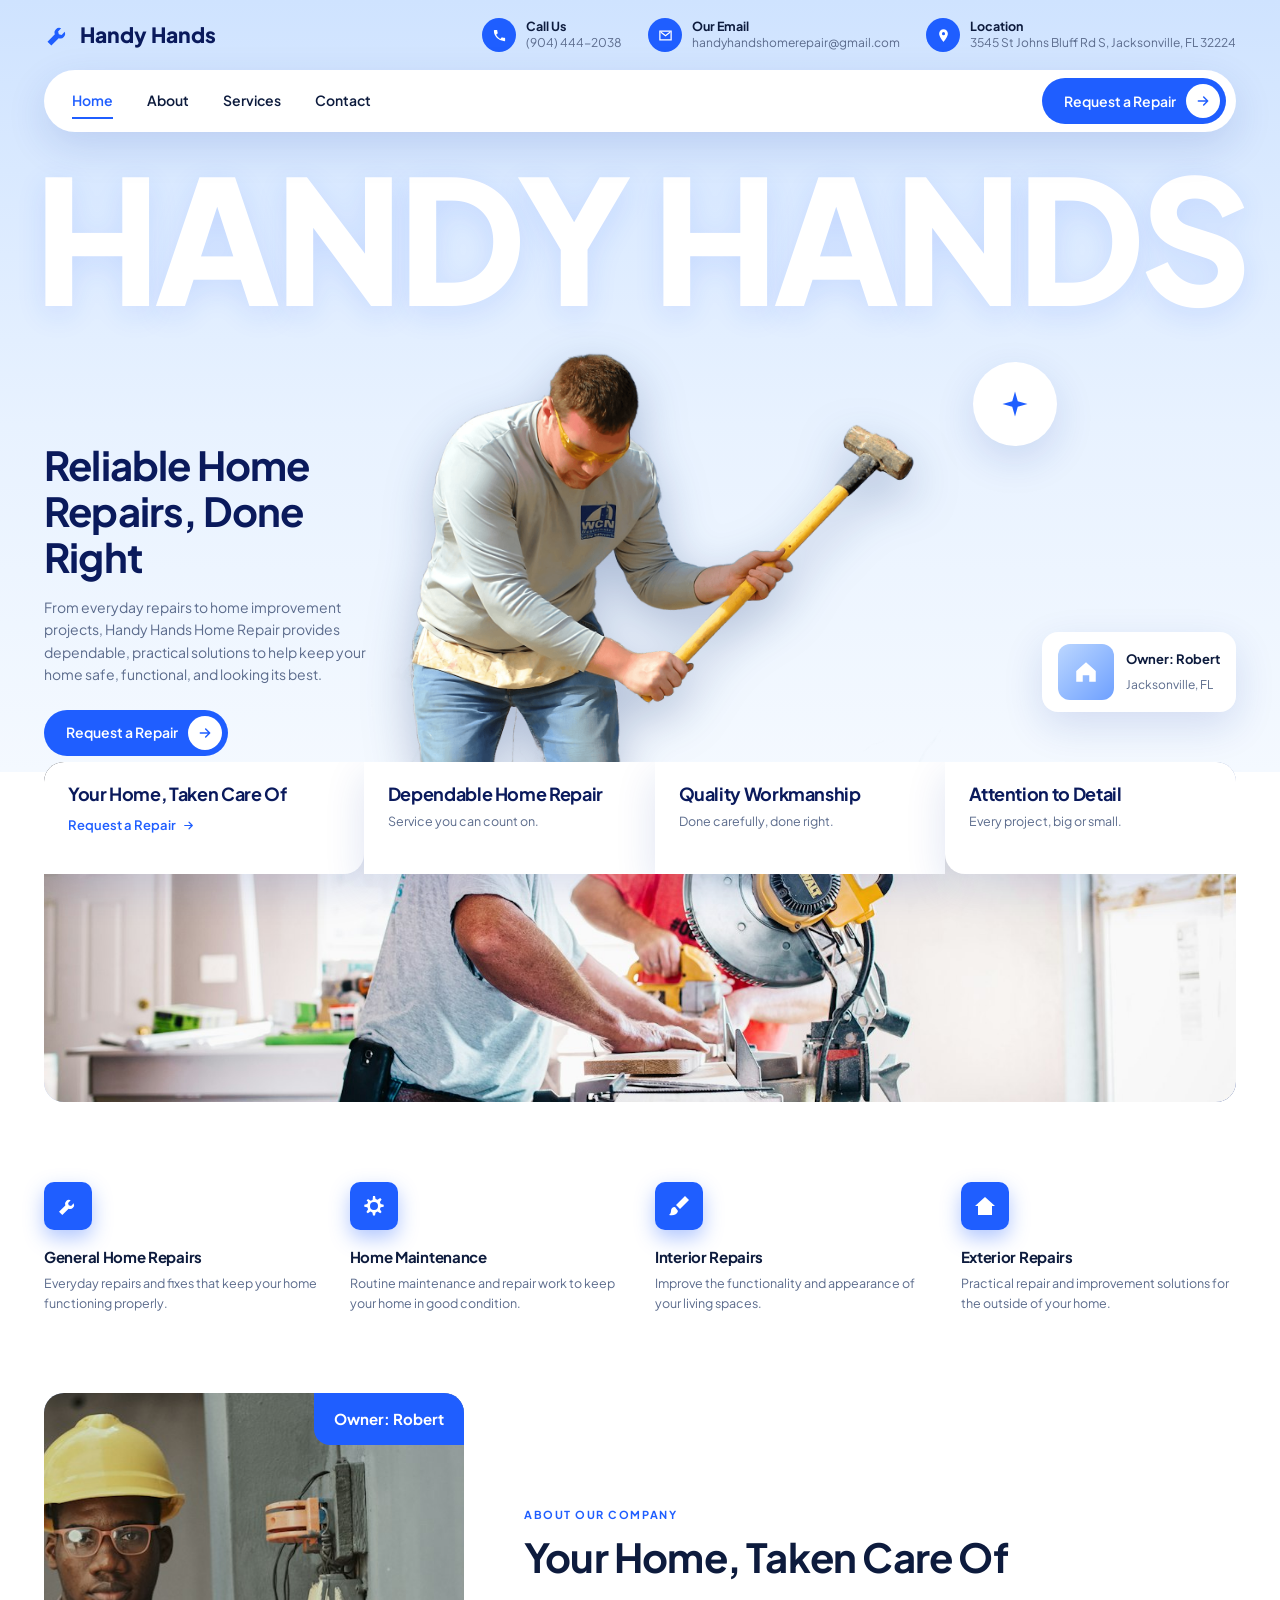
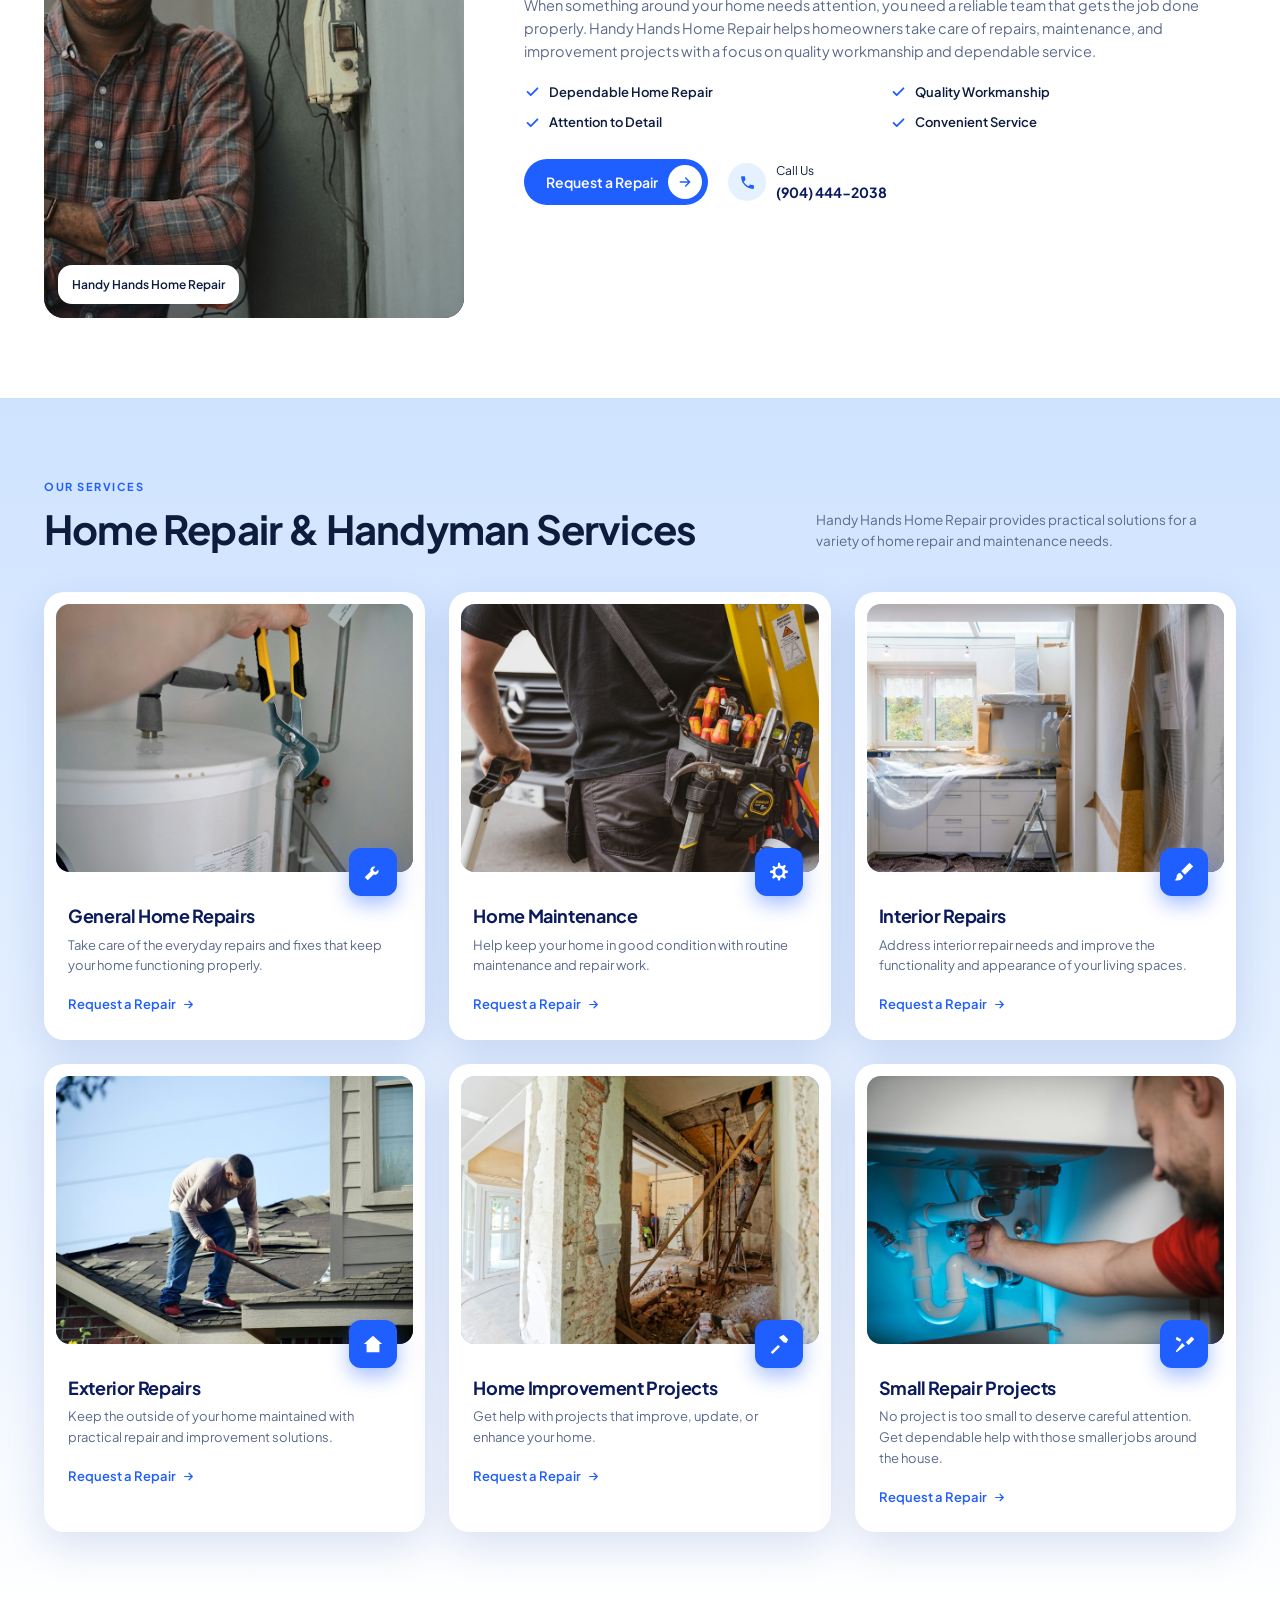
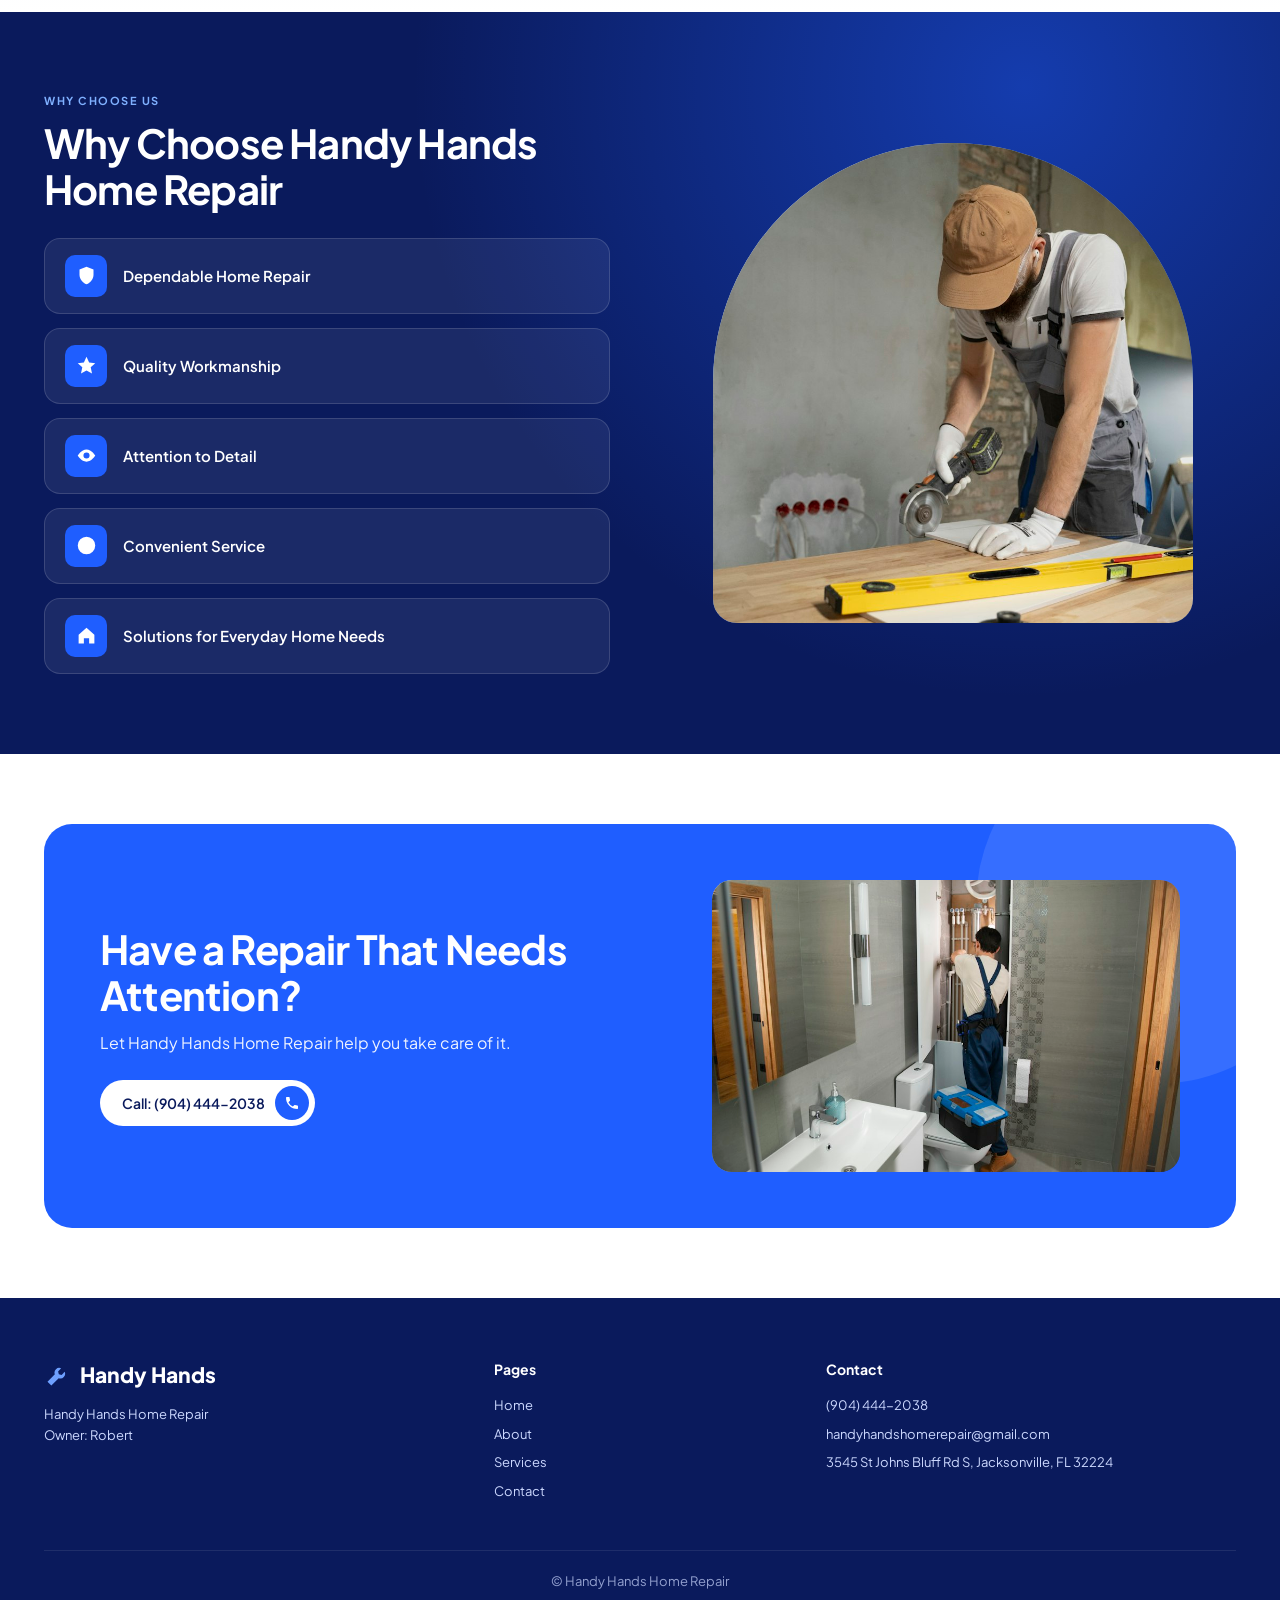
<file: index.html>
<!doctype html><html lang="en"><head><meta charset="utf-8"><meta name="viewport" content="width=device-width,initial-scale=1"><title>Handy Hands Home Repair | Reliable Home Repairs, Done Right</title><meta name="description" content="Handy Hands Home Repair — reliable home repairs in Jacksonville, FL."><link rel="icon" href="assets/handyman.svg"><link rel="stylesheet" href="https://fonts.googleapis.com/css2?family=Plus+Jakarta+Sans:wght@400;500;600;700;800&display=swap"><link rel="stylesheet" href="styles.css"></head><body>
<div class="hero-bg"><div class="wrap"><div class="topbar"><a class="logo" href="index.html"><i data-i="wrench"></i> Handy Hands</a>
<div class="infos"><div class="info"><span class="c"><i data-i="phone"></i></span><div><b>Call Us</b><span>(904) 444-2038</span></div></div>
<div class="info"><span class="c"><i data-i="mail"></i></span><div><b>Our Email</b><span>handyhandshomerepair@gmail.com</span></div></div>
<div class="info"><span class="c"><i data-i="pin"></i></span><div><b>Location</b><span>3545 St Johns Bluff Rd S, Jacksonville, FL 32224</span></div></div></div></div>
<div class="navbar"><nav><a href="index.html" class="on">Home</a><a href="about.html">About</a><a href="services.html">Services</a><a href="contact.html">Contact</a></nav>
<button class="burger" aria-label="Menu"><i data-i="menu"></i></button>
<a class="btn" href="contact.html">Request a Repair <span class="dot"><i data-i="arrow"></i></span></a></div>
<section class="hero"><div class="big">HANDY HANDS</div>
<img class="man" src="assets/img/hero-man.png" alt="Handyman holding a hammer">
<div class="hero-copy"><h1>Reliable Home Repairs, Done Right</h1><p>From everyday repairs to home improvement projects, Handy Hands Home Repair provides dependable, practical solutions to help keep your home safe, functional, and looking its best.</p><a class="btn" href="contact.html">Request a Repair <span class="dot"><i data-i="arrow"></i></span></a></div>
<div class="spin"><i data-i="spark"></i></div>
<div class="badge"><div class="t"><i data-i="home"></i></div><div><b>Owner: Robert</b><span>Jacksonville, FL</span></div></div>
</section></div></div>
<div class="wrap"><div class="stats-wrap"><div class="photo c"><img src="assets/img/saw.jpg" alt="Carpenter cutting trim in a home" loading="lazy"></div><div class="stats">
<div class="sc"><h3>Your Home, Taken Care Of</h3><span class="link">Request a Repair <i data-i="arrow"></i></span></div>
<div class="sc"><h3>Dependable Home Repair</h3><p>Service you can count on.</p></div>
<div class="sc"><h3>Quality Workmanship</h3><p>Done carefully, done right.</p></div>
<div class="sc"><h3>Attention to Detail</h3><p>Every project, big or small.</p></div></div></div></div>
<section class="sec"><div class="wrap"><div class="features">
<div class="feat"><div class="sq"><i data-i="wrench"></i></div><h3>General Home Repairs</h3><p>Everyday repairs and fixes that keep your home functioning properly.</p></div>
<div class="feat"><div class="sq"><i data-i="cog"></i></div><h3>Home Maintenance</h3><p>Routine maintenance and repair work to keep your home in good condition.</p></div>
<div class="feat"><div class="sq"><i data-i="brush"></i></div><h3>Interior Repairs</h3><p>Improve the functionality and appearance of your living spaces.</p></div>
<div class="feat"><div class="sq"><i data-i="roof"></i></div><h3>Exterior Repairs</h3><p>Practical repair and improvement solutions for the outside of your home.</p></div></div></div></section>
<section class="sec" style="padding-top:0"><div class="wrap"><div class="about"><div class="photo d"><img src="assets/img/worker.jpg" alt="Home repair professional" loading="lazy"><div class="exp">Owner: Robert</div><div class="rev">Handy Hands Home Repair</div></div>
<div><div class="eyebrow">About Our Company</div><h2>Your Home, Taken Care Of</h2><p>When something around your home needs attention, you need a reliable team that gets the job done properly. Handy Hands Home Repair helps homeowners take care of repairs, maintenance, and improvement projects with a focus on quality workmanship and dependable service.</p>
<ul class="checks"><li><i data-i="check"></i>Dependable Home Repair</li><li><i data-i="check"></i>Quality Workmanship</li><li><i data-i="check"></i>Attention to Detail</li><li><i data-i="check"></i>Convenient Service</li></ul>
<div class="cta-row"><a class="btn" href="contact.html">Request a Repair <span class="dot"><i data-i="arrow"></i></span></a><div class="call"><span class="c"><i data-i="phone"></i></span><div>Call Us<b>(904) 444-2038</b></div></div></div></div></div></div></section>
<section class="sec sv-bg"><div class="wrap"><div class="sv-head"><div><div class="eyebrow">Our Services</div><h2>Home Repair &amp; Handyman Services</h2></div><p>Handy Hands Home Repair provides practical solutions for a variety of home repair and maintenance needs.</p></div><div class="cards"><a class="card" href="contact.html"><div class="ph"><div class="photo "><img src="assets/img/wrench.jpg" alt="General Home Repairs" loading="lazy"></div><span class="bi"><i data-i="wrench"></i></span></div><h3>General Home Repairs</h3><p>Take care of the everyday repairs and fixes that keep your home functioning properly.</p><span class="link">Request a Repair <i data-i="arrow"></i></span></a><a class="card" href="contact.html"><div class="ph"><div class="photo b"><img src="assets/img/belt.jpg" alt="Home Maintenance" loading="lazy"></div><span class="bi"><i data-i="cog"></i></span></div><h3>Home Maintenance</h3><p>Help keep your home in good condition with routine maintenance and repair work.</p><span class="link">Request a Repair <i data-i="arrow"></i></span></a><a class="card" href="contact.html"><div class="ph"><div class="photo c"><img src="assets/img/kitchen.jpg" alt="Interior Repairs" loading="lazy"></div><span class="bi"><i data-i="brush"></i></span></div><h3>Interior Repairs</h3><p>Address interior repair needs and improve the functionality and appearance of your living spaces.</p><span class="link">Request a Repair <i data-i="arrow"></i></span></a><a class="card" href="contact.html"><div class="ph"><div class="photo d"><img src="assets/img/roof.jpg" alt="Exterior Repairs" loading="lazy"></div><span class="bi"><i data-i="roof"></i></span></div><h3>Exterior Repairs</h3><p>Keep the outside of your home maintained with practical repair and improvement solutions.</p><span class="link">Request a Repair <i data-i="arrow"></i></span></a><a class="card" href="contact.html"><div class="ph"><div class="photo b"><img src="assets/img/reno.jpg" alt="Home Improvement Projects" loading="lazy"></div><span class="bi"><i data-i="hammer"></i></span></div><h3>Home Improvement Projects</h3><p>Get help with projects that improve, update, or enhance your home.</p><span class="link">Request a Repair <i data-i="arrow"></i></span></a><a class="card" href="contact.html"><div class="ph"><div class="photo c"><img src="assets/img/sink.jpg" alt="Small Repair Projects" loading="lazy"></div><span class="bi"><i data-i="tools"></i></span></div><h3>Small Repair Projects</h3><p>No project is too small to deserve careful attention. Get dependable help with those smaller jobs around the house.</p><span class="link">Request a Repair <i data-i="arrow"></i></span></a></div></div></section>
<section class="sec dark"><div class="wrap"><div class="why"><div><div class="eyebrow">Why Choose Us</div><h2>Why Choose Handy Hands Home Repair</h2><div class="wl">
<div class="wi"><span class="sq"><i data-i="shield"></i></span>Dependable Home Repair</div><div class="wi"><span class="sq"><i data-i="star"></i></span>Quality Workmanship</div><div class="wi"><span class="sq"><i data-i="eye"></i></span>Attention to Detail</div><div class="wi"><span class="sq"><i data-i="clock"></i></span>Convenient Service</div><div class="wi"><span class="sq"><i data-i="home"></i></span>Solutions for Everyday Home Needs</div></div></div>
<div class="photo b"><img src="assets/img/grinder.jpg" alt="Professional making a home repair" loading="lazy"></div></div></div></section>
<section class="final-wrap"><div class="wrap"><div class="final"><div><h2>Have a Repair That Needs Attention?</h2><p>Let Handy Hands Home Repair help you take care of it.</p><a class="btn light" href="tel:9044442038">Call: (904) 444-2038 <span class="dot"><i data-i="phone"></i></span></a></div><div class="photo b"><img src="assets/img/bath.jpg" alt="" loading="lazy"></div></div></div></section><footer><div class="wrap"><div class="fgrid"><div><a class="logo" href="index.html"><i data-i="wrench"></i> Handy Hands</a><p>Handy Hands Home Repair<br>Owner: Robert</p></div>
<div><h4>Pages</h4><ul><li><a href="index.html">Home</a></li><li><a href="about.html">About</a></li><li><a href="services.html">Services</a></li><li><a href="contact.html">Contact</a></li></ul></div>
<div><h4>Contact</h4><ul><li><a href="tel:9044442038">(904) 444-2038</a></li><li><a href="mailto:handyhandshomerepair@gmail.com">handyhandshomerepair@gmail.com</a></li><li>3545 St Johns Bluff Rd S, Jacksonville, FL 32224</li></ul></div></div>
<div class="copy">© Handy Hands Home Repair</div></div></footer><script src="script.js"></script></body></html>
</file>
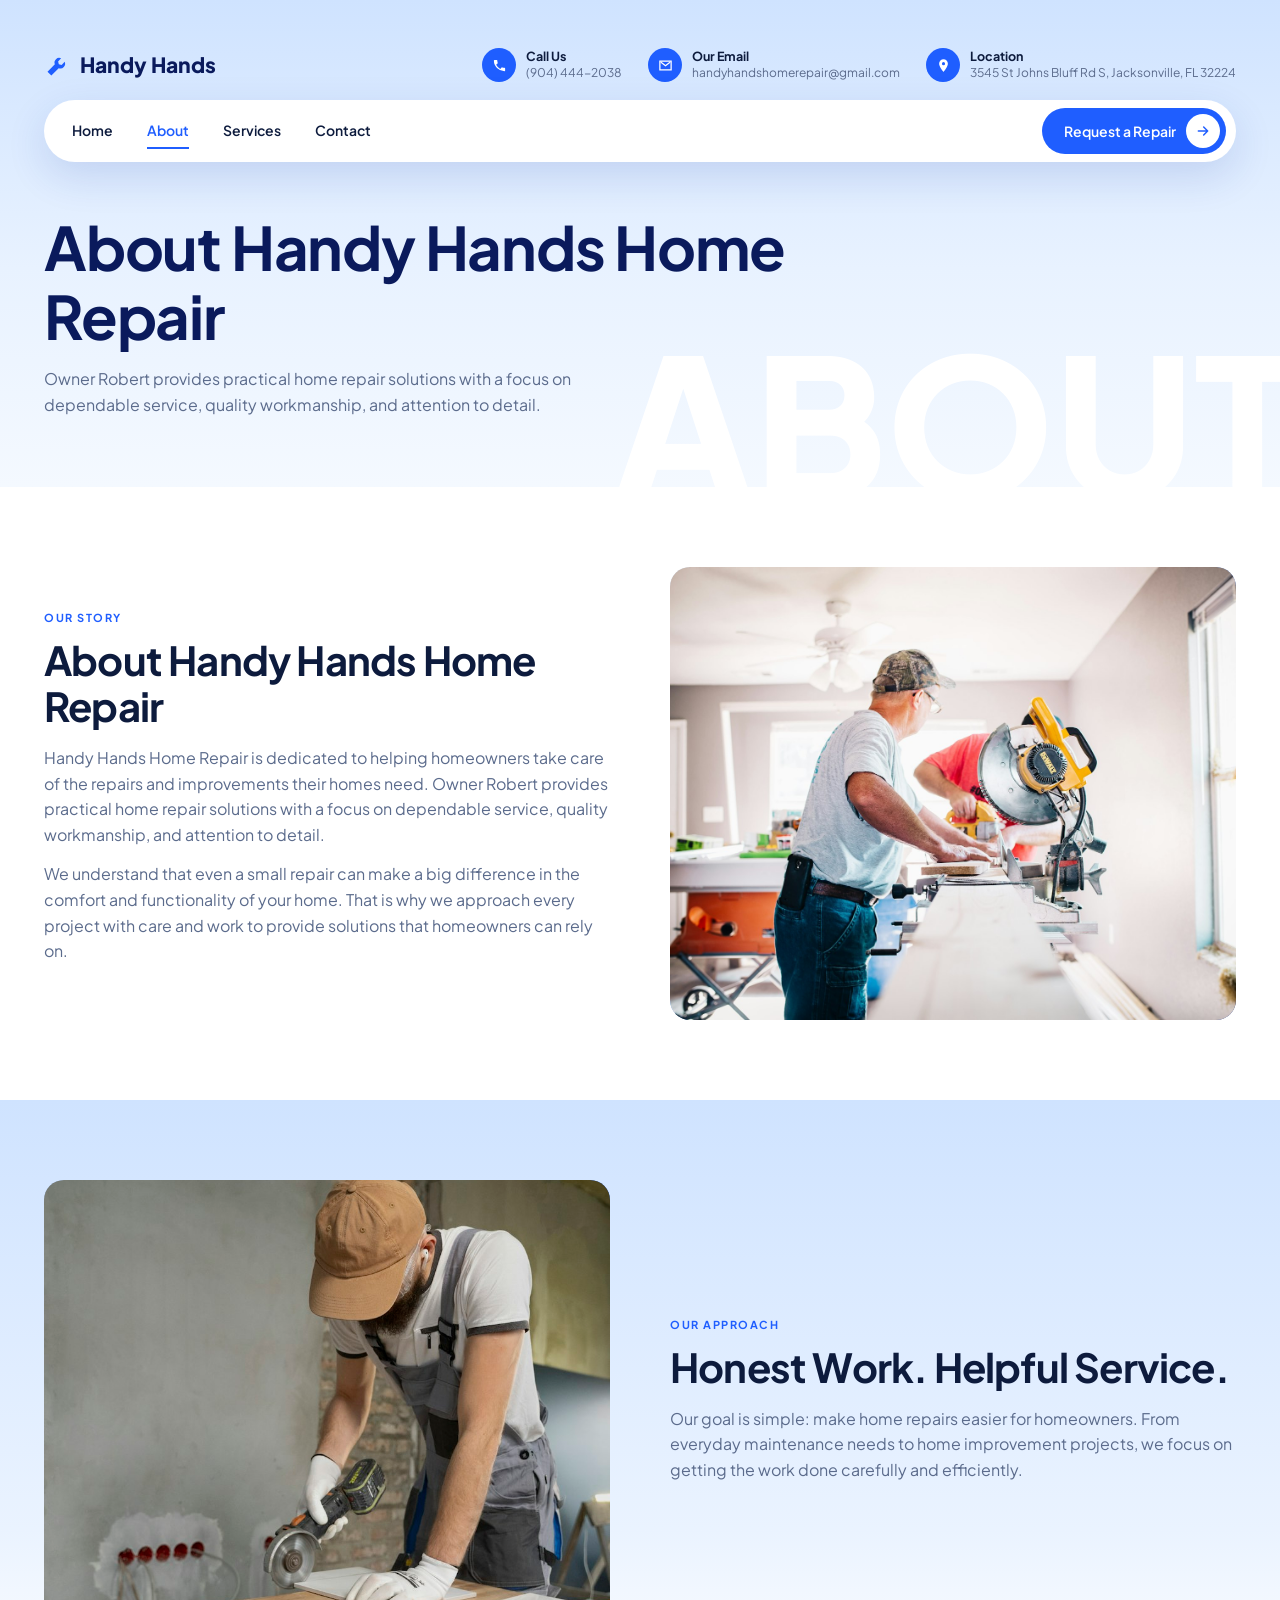
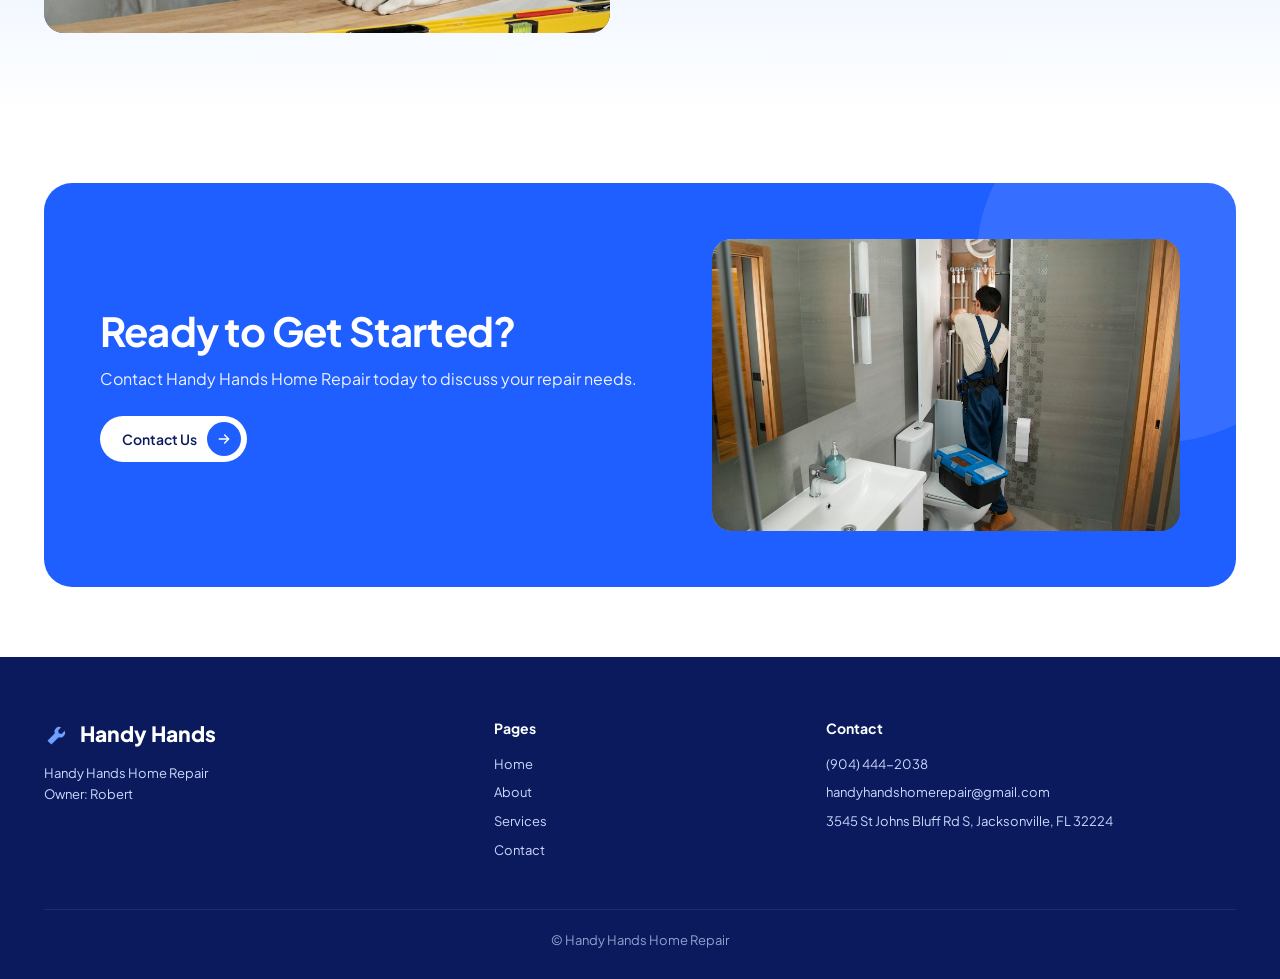
<file: about.html>
<!doctype html><html lang="en"><head><meta charset="utf-8"><meta name="viewport" content="width=device-width,initial-scale=1"><title>About | Handy Hands Home Repair</title><meta name="description" content="Handy Hands Home Repair — reliable home repairs in Jacksonville, FL."><link rel="icon" href="assets/handyman.svg"><link rel="stylesheet" href="https://fonts.googleapis.com/css2?family=Plus+Jakarta+Sans:wght@400;500;600;700;800&display=swap"><link rel="stylesheet" href="styles.css"></head><body>
<div class="hero-bg page-hero"><div class="wrap"><div class="topbar"><a class="logo" href="index.html"><i data-i="wrench"></i> Handy Hands</a>
<div class="infos"><div class="info"><span class="c"><i data-i="phone"></i></span><div><b>Call Us</b><span>(904) 444-2038</span></div></div>
<div class="info"><span class="c"><i data-i="mail"></i></span><div><b>Our Email</b><span>handyhandshomerepair@gmail.com</span></div></div>
<div class="info"><span class="c"><i data-i="pin"></i></span><div><b>Location</b><span>3545 St Johns Bluff Rd S, Jacksonville, FL 32224</span></div></div></div></div>
<div class="navbar"><nav><a href="index.html">Home</a><a href="about.html" class="on">About</a><a href="services.html">Services</a><a href="contact.html">Contact</a></nav>
<button class="burger" aria-label="Menu"><i data-i="menu"></i></button>
<a class="btn" href="contact.html">Request a Repair <span class="dot"><i data-i="arrow"></i></span></a></div><h1>About Handy Hands Home Repair</h1><p>Owner Robert provides practical home repair solutions with a focus on dependable service, quality workmanship, and attention to detail.</p></div><div class="bigword">ABOUT</div></div>
<section class="sec"><div class="wrap two"><div><div class="eyebrow">Our Story</div><h2>About Handy Hands Home Repair</h2><p>Handy Hands Home Repair is dedicated to helping homeowners take care of the repairs and improvements their homes need. Owner Robert provides practical home repair solutions with a focus on dependable service, quality workmanship, and attention to detail.</p><p>We understand that even a small repair can make a big difference in the comfort and functionality of your home. That is why we approach every project with care and work to provide solutions that homeowners can rely on.</p></div><div class="photo c"><img src="assets/img/saw.jpg" alt="Carpenter at work" loading="lazy"></div></div></section>
<section class="sec sv-bg"><div class="wrap two"><div class="photo d"><img src="assets/img/grinder.jpg" alt="Cutting tile during a home repair" loading="lazy"></div><div><div class="eyebrow">Our Approach</div><h2>Honest Work. Helpful Service.</h2><p>Our goal is simple: make home repairs easier for homeowners. From everyday maintenance needs to home improvement projects, we focus on getting the work done carefully and efficiently.</p></div></div></section>
<section class="final-wrap"><div class="wrap"><div class="final"><div><h2>Ready to Get Started?</h2><p>Contact Handy Hands Home Repair today to discuss your repair needs.</p><a class="btn light" href="contact.html">Contact Us <span class="dot"><i data-i="arrow"></i></span></a></div><div class="photo b"><img src="assets/img/bath.jpg" alt="" loading="lazy"></div></div></div></section><footer><div class="wrap"><div class="fgrid"><div><a class="logo" href="index.html"><i data-i="wrench"></i> Handy Hands</a><p>Handy Hands Home Repair<br>Owner: Robert</p></div>
<div><h4>Pages</h4><ul><li><a href="index.html">Home</a></li><li><a href="about.html">About</a></li><li><a href="services.html">Services</a></li><li><a href="contact.html">Contact</a></li></ul></div>
<div><h4>Contact</h4><ul><li><a href="tel:9044442038">(904) 444-2038</a></li><li><a href="mailto:handyhandshomerepair@gmail.com">handyhandshomerepair@gmail.com</a></li><li>3545 St Johns Bluff Rd S, Jacksonville, FL 32224</li></ul></div></div>
<div class="copy">© Handy Hands Home Repair</div></div></footer><script src="script.js"></script></body></html>
</file>
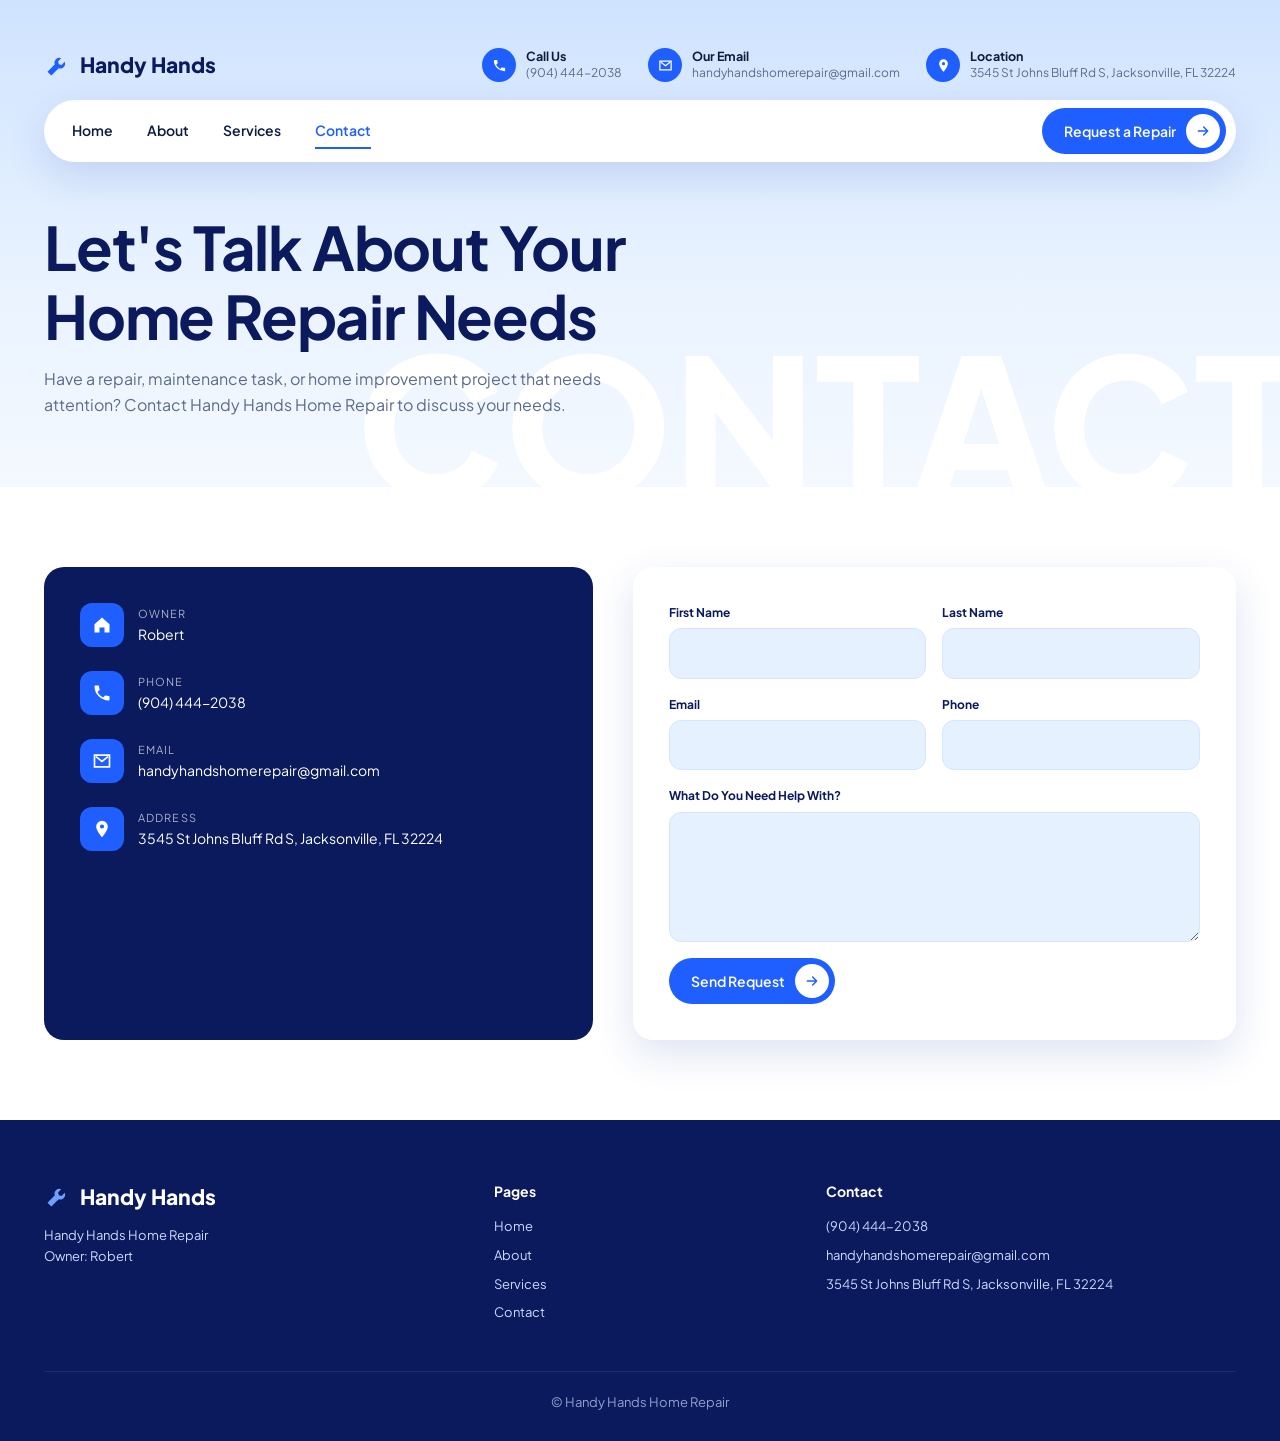
<file: contact.html>
<!doctype html><html lang="en"><head><meta charset="utf-8"><meta name="viewport" content="width=device-width,initial-scale=1"><title>Contact | Handy Hands Home Repair</title><meta name="description" content="Handy Hands Home Repair — reliable home repairs in Jacksonville, FL."><link rel="icon" href="assets/handyman.svg"><link rel="stylesheet" href="https://fonts.googleapis.com/css2?family=Plus+Jakarta+Sans:wght@400;500;600;700;800&display=swap"><link rel="stylesheet" href="styles.css"></head><body>
<div class="hero-bg page-hero"><div class="wrap"><div class="topbar"><a class="logo" href="index.html"><i data-i="wrench"></i> Handy Hands</a>
<div class="infos"><div class="info"><span class="c"><i data-i="phone"></i></span><div><b>Call Us</b><span>(904) 444-2038</span></div></div>
<div class="info"><span class="c"><i data-i="mail"></i></span><div><b>Our Email</b><span>handyhandshomerepair@gmail.com</span></div></div>
<div class="info"><span class="c"><i data-i="pin"></i></span><div><b>Location</b><span>3545 St Johns Bluff Rd S, Jacksonville, FL 32224</span></div></div></div></div>
<div class="navbar"><nav><a href="index.html">Home</a><a href="about.html">About</a><a href="services.html">Services</a><a href="contact.html" class="on">Contact</a></nav>
<button class="burger" aria-label="Menu"><i data-i="menu"></i></button>
<a class="btn" href="contact.html">Request a Repair <span class="dot"><i data-i="arrow"></i></span></a></div><h1>Let's Talk About Your Home Repair Needs</h1><p>Have a repair, maintenance task, or home improvement project that needs attention? Contact Handy Hands Home Repair to discuss your needs.</p></div><div class="bigword">CONTACT</div></div>
<section class="sec"><div class="wrap contact"><div class="cbox">
<div class="row"><span class="c"><i data-i="home"></i></span><div><small>Owner</small>Robert</div></div>
<div class="row"><span class="c"><i data-i="phone"></i></span><div><small>Phone</small><a href="tel:9044442038">(904) 444-2038</a></div></div>
<div class="row"><span class="c"><i data-i="mail"></i></span><div><small>Email</small><a href="mailto:handyhandshomerepair@gmail.com">handyhandshomerepair@gmail.com</a></div></div>
<div class="row"><span class="c"><i data-i="pin"></i></span><div><small>Address</small>3545 St Johns Bluff Rd S, Jacksonville, FL 32224</div></div></div>
<form class="f"><label>First Name<input name="first" required></label><label>Last Name<input name="last" required></label><label>Email<input type="email" name="email" required></label><label>Phone<input type="tel" name="phone"></label>
<label class="full">What Do You Need Help With?<textarea name="msg" required></textarea></label><div class="full"><button class="btn" type="submit">Send Request <span class="dot"><i data-i="arrow"></i></span></button></div></form></div></section><footer><div class="wrap"><div class="fgrid"><div><a class="logo" href="index.html"><i data-i="wrench"></i> Handy Hands</a><p>Handy Hands Home Repair<br>Owner: Robert</p></div>
<div><h4>Pages</h4><ul><li><a href="index.html">Home</a></li><li><a href="about.html">About</a></li><li><a href="services.html">Services</a></li><li><a href="contact.html">Contact</a></li></ul></div>
<div><h4>Contact</h4><ul><li><a href="tel:9044442038">(904) 444-2038</a></li><li><a href="mailto:handyhandshomerepair@gmail.com">handyhandshomerepair@gmail.com</a></li><li>3545 St Johns Bluff Rd S, Jacksonville, FL 32224</li></ul></div></div>
<div class="copy">© Handy Hands Home Repair</div></div></footer><script src="script.js"></script></body></html>
</file>
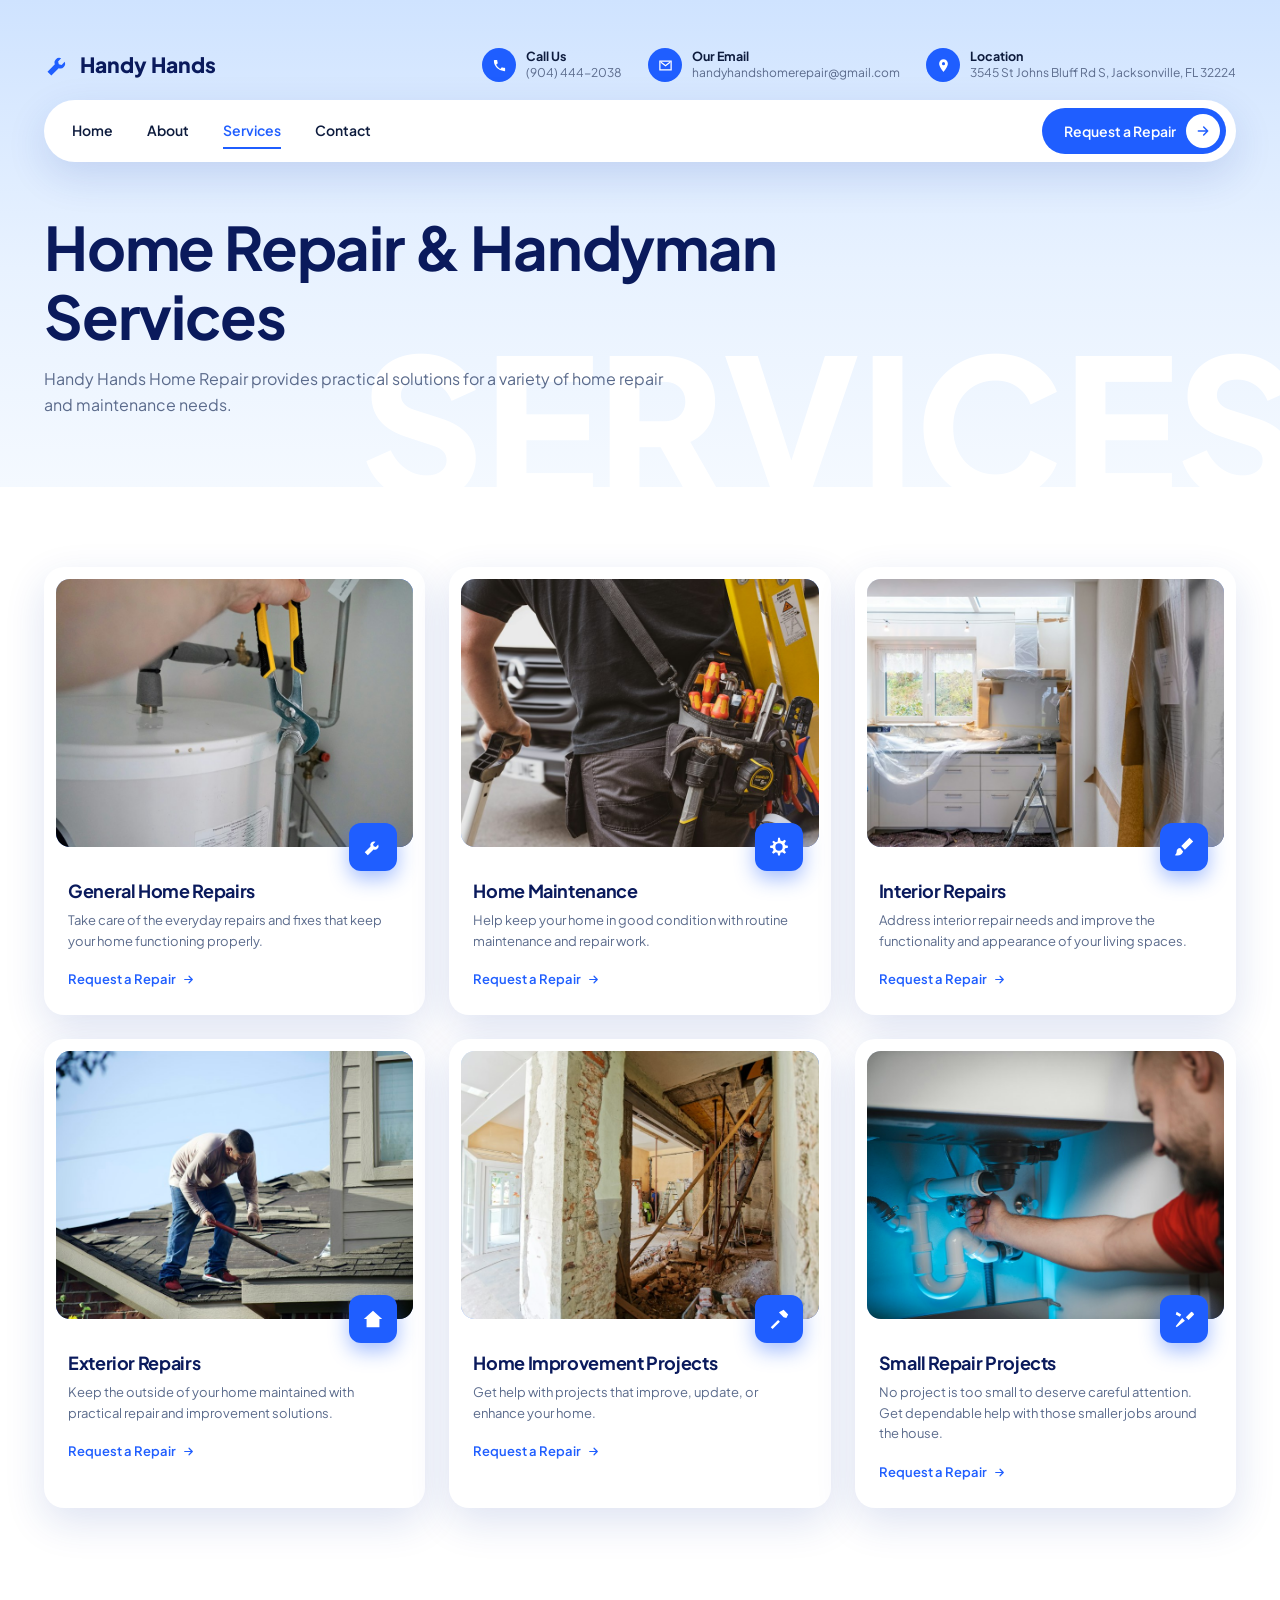
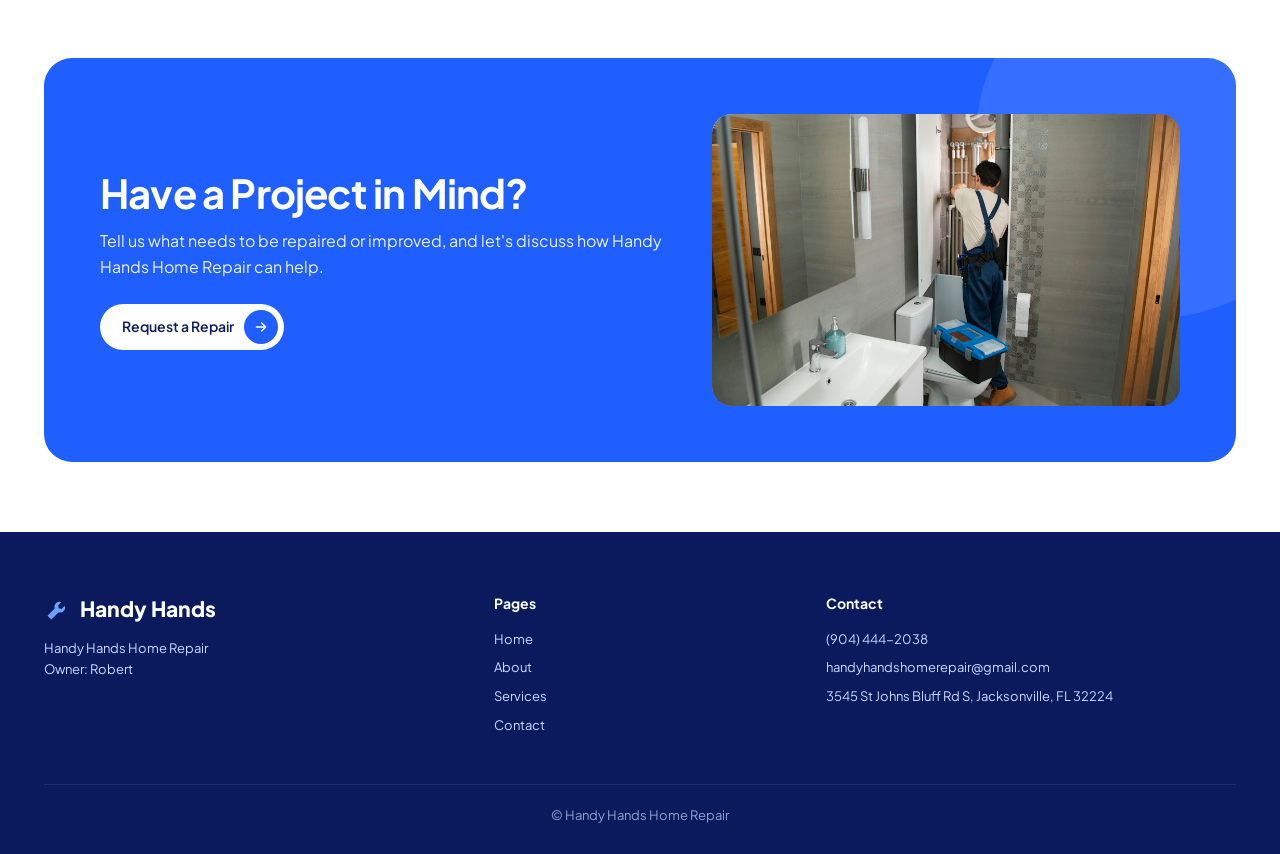
<file: services.html>
<!doctype html><html lang="en"><head><meta charset="utf-8"><meta name="viewport" content="width=device-width,initial-scale=1"><title>Services | Handy Hands Home Repair</title><meta name="description" content="Handy Hands Home Repair — reliable home repairs in Jacksonville, FL."><link rel="icon" href="assets/handyman.svg"><link rel="stylesheet" href="https://fonts.googleapis.com/css2?family=Plus+Jakarta+Sans:wght@400;500;600;700;800&display=swap"><link rel="stylesheet" href="styles.css"></head><body>
<div class="hero-bg page-hero"><div class="wrap"><div class="topbar"><a class="logo" href="index.html"><i data-i="wrench"></i> Handy Hands</a>
<div class="infos"><div class="info"><span class="c"><i data-i="phone"></i></span><div><b>Call Us</b><span>(904) 444-2038</span></div></div>
<div class="info"><span class="c"><i data-i="mail"></i></span><div><b>Our Email</b><span>handyhandshomerepair@gmail.com</span></div></div>
<div class="info"><span class="c"><i data-i="pin"></i></span><div><b>Location</b><span>3545 St Johns Bluff Rd S, Jacksonville, FL 32224</span></div></div></div></div>
<div class="navbar"><nav><a href="index.html">Home</a><a href="about.html">About</a><a href="services.html" class="on">Services</a><a href="contact.html">Contact</a></nav>
<button class="burger" aria-label="Menu"><i data-i="menu"></i></button>
<a class="btn" href="contact.html">Request a Repair <span class="dot"><i data-i="arrow"></i></span></a></div><h1>Home Repair &amp; Handyman Services</h1><p>Handy Hands Home Repair provides practical solutions for a variety of home repair and maintenance needs.</p></div><div class="bigword">SERVICES</div></div>
<section class="sec"><div class="wrap"><div class="cards"><a class="card" href="contact.html"><div class="ph"><div class="photo "><img src="assets/img/wrench.jpg" alt="General Home Repairs" loading="lazy"></div><span class="bi"><i data-i="wrench"></i></span></div><h3>General Home Repairs</h3><p>Take care of the everyday repairs and fixes that keep your home functioning properly.</p><span class="link">Request a Repair <i data-i="arrow"></i></span></a><a class="card" href="contact.html"><div class="ph"><div class="photo b"><img src="assets/img/belt.jpg" alt="Home Maintenance" loading="lazy"></div><span class="bi"><i data-i="cog"></i></span></div><h3>Home Maintenance</h3><p>Help keep your home in good condition with routine maintenance and repair work.</p><span class="link">Request a Repair <i data-i="arrow"></i></span></a><a class="card" href="contact.html"><div class="ph"><div class="photo c"><img src="assets/img/kitchen.jpg" alt="Interior Repairs" loading="lazy"></div><span class="bi"><i data-i="brush"></i></span></div><h3>Interior Repairs</h3><p>Address interior repair needs and improve the functionality and appearance of your living spaces.</p><span class="link">Request a Repair <i data-i="arrow"></i></span></a><a class="card" href="contact.html"><div class="ph"><div class="photo d"><img src="assets/img/roof.jpg" alt="Exterior Repairs" loading="lazy"></div><span class="bi"><i data-i="roof"></i></span></div><h3>Exterior Repairs</h3><p>Keep the outside of your home maintained with practical repair and improvement solutions.</p><span class="link">Request a Repair <i data-i="arrow"></i></span></a><a class="card" href="contact.html"><div class="ph"><div class="photo b"><img src="assets/img/reno.jpg" alt="Home Improvement Projects" loading="lazy"></div><span class="bi"><i data-i="hammer"></i></span></div><h3>Home Improvement Projects</h3><p>Get help with projects that improve, update, or enhance your home.</p><span class="link">Request a Repair <i data-i="arrow"></i></span></a><a class="card" href="contact.html"><div class="ph"><div class="photo c"><img src="assets/img/sink.jpg" alt="Small Repair Projects" loading="lazy"></div><span class="bi"><i data-i="tools"></i></span></div><h3>Small Repair Projects</h3><p>No project is too small to deserve careful attention. Get dependable help with those smaller jobs around the house.</p><span class="link">Request a Repair <i data-i="arrow"></i></span></a></div></div></section>
<section class="final-wrap"><div class="wrap"><div class="final"><div><h2>Have a Project in Mind?</h2><p>Tell us what needs to be repaired or improved, and let's discuss how Handy Hands Home Repair can help.</p><a class="btn light" href="contact.html">Request a Repair <span class="dot"><i data-i="arrow"></i></span></a></div><div class="photo b"><img src="assets/img/bath.jpg" alt="" loading="lazy"></div></div></div></section><footer><div class="wrap"><div class="fgrid"><div><a class="logo" href="index.html"><i data-i="wrench"></i> Handy Hands</a><p>Handy Hands Home Repair<br>Owner: Robert</p></div>
<div><h4>Pages</h4><ul><li><a href="index.html">Home</a></li><li><a href="about.html">About</a></li><li><a href="services.html">Services</a></li><li><a href="contact.html">Contact</a></li></ul></div>
<div><h4>Contact</h4><ul><li><a href="tel:9044442038">(904) 444-2038</a></li><li><a href="mailto:handyhandshomerepair@gmail.com">handyhandshomerepair@gmail.com</a></li><li>3545 St Johns Bluff Rd S, Jacksonville, FL 32224</li></ul></div></div>
<div class="copy">© Handy Hands Home Repair</div></div></footer><script src="script.js"></script></body></html>
</file>
<file: styles.css>
:root{--blue:#1f5eff;--navy:#0a1a5c;--sky:#e6f1ff;--sky2:#d3e6ff;--ink:#0d1b3d;--mut:#5b6b8c;--r:20px;--sh:0 14px 40px rgba(20,60,160,.14)}
*{box-sizing:border-box;margin:0;padding:0}
html{scroll-behavior:smooth}
body{font-family:'Plus Jakarta Sans','Segoe UI',system-ui,sans-serif;color:var(--ink);background:#fff;line-height:1.6;overflow-x:hidden}
img{max-width:100%;display:block}a{color:inherit;text-decoration:none}
.wrap{max-width:1240px;margin:0 auto;padding:0 24px}
h1,h2,h3{line-height:1.15;letter-spacing:-.02em}
h2{font-size:clamp(28px,3.4vw,40px);font-weight:700}
.eyebrow{font-size:11px;letter-spacing:.14em;text-transform:uppercase;color:var(--blue);font-weight:700;margin-bottom:10px}
.ico{width:1em;height:1em;display:inline-block;vertical-align:middle}
.btn{display:inline-flex;align-items:center;gap:10px;background:var(--blue);color:#fff;font-weight:600;font-size:14px;padding:6px 6px 6px 22px;border-radius:99px;border:0;cursor:pointer;transition:.2s;font-family:inherit}
.btn .dot{width:34px;height:34px;border-radius:50%;background:#fff;color:var(--blue);display:grid;place-items:center;font-size:16px}
.btn:hover{background:var(--navy);transform:translateY(-2px)}
.btn.light{background:#fff;color:var(--navy)}.btn.light .dot{background:var(--blue);color:#fff}
.link{color:var(--blue);font-weight:600;font-size:13px;display:inline-flex;gap:6px;align-items:center}
/* header */
.hero-bg{background:linear-gradient(180deg,#cfe3ff 0%,#e8f2ff 55%,#f4f9ff 100%);position:relative;overflow:hidden}
.topbar{display:flex;align-items:center;justify-content:space-between;gap:20px;padding:18px 0}
.logo{display:flex;align-items:center;gap:8px;font-weight:800;font-size:21px;color:var(--navy)}
.logo .ico{color:var(--blue);font-size:28px}
.infos{display:flex;gap:26px}
.info{display:flex;gap:10px;align-items:center;font-size:12px;line-height:1.35}
.info .c{width:34px;height:34px;border-radius:50%;background:var(--blue);color:#fff;display:grid;place-items:center;font-size:15px;flex:none}
.info b{display:block;font-size:12.5px}.info span{color:var(--mut)}
.navbar{display:flex;align-items:center;justify-content:space-between;background:#fff;border-radius:99px;padding:8px 10px 8px 28px;box-shadow:var(--sh);position:relative;z-index:5}
.navbar nav{display:flex;gap:34px;font-size:14px;font-weight:600}
.navbar nav a{padding:6px 0;border-bottom:2px solid transparent}
.navbar nav a:hover,.navbar nav a.on{color:var(--blue);border-color:var(--blue)}
.burger{display:none;background:none;border:0;font-size:26px;color:var(--navy);cursor:pointer}
/* hero */
.hero{position:relative;height:640px;padding-top:30px}
.hero .big{position:absolute;left:50%;top:18px;transform:translateX(-50%);font-size:clamp(70px,13.5vw,190px);font-weight:800;letter-spacing:-.03em;color:#fff;white-space:nowrap;line-height:1;user-select:none;text-shadow:0 8px 30px rgba(31,94,255,.12)}
.hero .man{position:absolute;left:50%;bottom:0;transform:translateX(-45%);width:min(600px,64vw);height:auto;z-index:2;filter:drop-shadow(0 18px 24px rgba(11,42,107,.28))}
.hero-copy{position:relative;z-index:3;padding-top:280px;max-width:340px}
.hero-copy h1{font-size:clamp(28px,3.2vw,40px);font-weight:700;color:var(--navy)}
.hero-copy p{font-size:14px;color:var(--mut);margin:16px 0 24px}
.badge{position:absolute;right:0;bottom:60px;z-index:3;background:#fff;border-radius:16px;padding:12px 16px;box-shadow:var(--sh);display:flex;gap:12px;align-items:center;max-width:290px}
.badge .t{width:56px;height:56px;border-radius:12px;background:linear-gradient(135deg,#bcd7ff,#6ea0ff);display:grid;place-items:center;color:#fff;font-size:26px;flex:none}
.badge b{font-size:13px;display:block}.badge span{font-size:12px;color:var(--mut)}
.spin{position:absolute;right:15%;top:230px;z-index:3;width:84px;height:84px;border-radius:50%;background:#fff;color:var(--blue);display:grid;place-items:center;font-size:30px;box-shadow:var(--sh)}
/* photo panels: drop an <img> inside to replace the illustrated placeholder */
.photo{position:relative;border-radius:var(--r);overflow:hidden;background:linear-gradient(135deg,#8db8ff,#2f6bff 60%,#0b2a8a);display:grid;place-items:center;color:rgba(255,255,255,.92);isolation:isolate}
.photo::before{content:"";position:absolute;inset:0;background:radial-gradient(circle at 20% 15%,rgba(255,255,255,.35),transparent 45%),repeating-linear-gradient(45deg,rgba(255,255,255,.06) 0 14px,transparent 14px 28px);z-index:-1}
.photo .ico{font-size:clamp(56px,8vw,110px);filter:drop-shadow(0 8px 16px rgba(0,0,0,.25))}
.photo img{position:absolute;inset:0;width:100%;height:100%;object-fit:cover}
.photo.b{background:linear-gradient(135deg,#bfd9ff,#5b93ff 55%,#17399e)}
.photo.c{background:linear-gradient(135deg,#d9e8ff,#7aa7f7 50%,#233f8f)}
.photo.d{background:linear-gradient(135deg,#a2c4ff,#1f5eff 55%,#071b63)}
/* stat cards */
.stats-wrap{position:relative;border-radius:var(--r);overflow:hidden;min-height:340px;margin-top:-10px;z-index:4}
.stats-wrap>.photo{position:absolute;inset:0;border-radius:0}
.stats{position:relative;display:grid;grid-template-columns:1.1fr 1fr 1fr 1fr;align-items:start}
.sc{background:#fff;padding:22px 24px;box-shadow:var(--sh);min-height:112px}
.sc:first-child{border-radius:0 0 var(--r) 0}.sc:last-child{border-radius:0 0 0 var(--r)}
.sc h3{font-size:18px;color:var(--navy)}.sc p{font-size:12.5px;color:var(--mut);margin-top:6px}
.sc .link{margin-top:10px}
/* features */
.sec{padding:80px 0}
.features{display:grid;grid-template-columns:repeat(4,1fr);gap:30px}
.feat .sq{width:48px;height:48px;border-radius:10px;background:var(--blue);color:#fff;display:grid;place-items:center;font-size:24px;margin-bottom:18px;box-shadow:0 8px 20px rgba(31,94,255,.35)}
.feat h3{font-size:15px;margin-bottom:8px}.feat p{font-size:12.5px;color:var(--mut)}
/* about block */
.about{display:grid;grid-template-columns:420px 1fr;gap:60px;align-items:center}
.about .photo{aspect-ratio:4/5}
.about .exp{position:absolute;top:0;right:0;background:var(--blue);color:#fff;padding:16px 20px;border-radius:0 0 0 16px;font-weight:700;font-size:15px;z-index:2;max-width:170px;line-height:1.3}
.about .rev{position:absolute;left:14px;bottom:14px;background:#fff;color:var(--ink);padding:10px 14px;border-radius:14px;font-size:12px;font-weight:600;z-index:2;box-shadow:var(--sh)}
.about h2{margin-bottom:14px}
.about p{color:var(--mut);font-size:14.5px;margin-bottom:14px}
.checks{display:grid;grid-template-columns:1fr 1fr;gap:10px 20px;margin:18px 0 26px;font-size:13px;font-weight:600}
.checks li{list-style:none;display:flex;gap:8px;align-items:center}.checks .ico{color:var(--blue);font-size:17px}
.cta-row{display:flex;gap:20px;align-items:center;flex-wrap:wrap}
.call{display:flex;gap:10px;align-items:center;font-size:12px}.call .c{width:38px;height:38px;border-radius:50%;background:var(--sky);color:var(--blue);display:grid;place-items:center;font-size:17px}
.call b{display:block;font-size:14px;color:var(--navy)}
/* services */
.sv-bg{background:linear-gradient(180deg,#cfe3ff,#eaf3ff 70%,#fff)}
.sv-head{display:flex;justify-content:space-between;gap:40px;align-items:flex-end;margin-bottom:40px}
.sv-head p{max-width:420px;font-size:13.5px;color:var(--mut)}
.cards{display:grid;grid-template-columns:repeat(3,1fr);gap:24px}
.card{background:#fff;border-radius:var(--r);padding:12px 12px 24px;box-shadow:var(--sh);transition:.25s}
.card:hover{transform:translateY(-6px)}
.card .ph{position:relative}
.card .photo{aspect-ratio:4/3;border-radius:14px}
.card .bi{position:absolute;right:16px;bottom:-24px;width:48px;height:48px;border-radius:12px;background:var(--blue);color:#fff;display:grid;place-items:center;font-size:22px;box-shadow:0 8px 20px rgba(31,94,255,.4);z-index:2}
.card h3{font-size:18px;margin:34px 12px 8px;color:var(--navy)}.card p{font-size:13px;color:var(--mut);margin:0 12px 14px}
.card .link{margin:0 12px}
/* dark why */
.dark{background:var(--navy);color:#fff;position:relative;overflow:hidden}
.dark::before{content:"";position:absolute;inset:0;background:radial-gradient(circle at 80% 10%,rgba(31,94,255,.5),transparent 50%)}
.why{display:grid;grid-template-columns:1fr 1fr;gap:60px;align-items:center;position:relative}
.why .eyebrow{color:#7fb0ff}
.why h2{margin-bottom:26px}
.wl{display:grid;gap:14px}
.wi{display:flex;gap:16px;align-items:center;background:rgba(255,255,255,.07);border:1px solid rgba(255,255,255,.14);padding:16px 20px;border-radius:16px;font-weight:600;font-size:15px}
.wi .sq{width:42px;height:42px;border-radius:10px;background:var(--blue);display:grid;place-items:center;font-size:21px;flex:none}
.why .photo{aspect-ratio:1/1;border-radius:50% 50% 24px 24px;max-width:480px;margin:auto;width:100%}
/* final cta */
.final-wrap{padding:70px 0}
.final{background:var(--blue);border-radius:28px;padding:56px;display:grid;grid-template-columns:1.1fr .9fr;gap:40px;align-items:center;color:#fff;position:relative;overflow:hidden}
.final::after{content:"";position:absolute;right:-100px;top:-100px;width:360px;height:360px;border-radius:50%;background:rgba(255,255,255,.1)}
.final h2{margin-bottom:12px}.final p{opacity:.92;margin-bottom:24px}
.final .photo{aspect-ratio:16/10;position:relative;z-index:1}
/* inner pages */
.page-hero{padding:30px 0 70px;position:relative}
.page-hero .wrap{position:relative;z-index:2}
.page-hero h1{font-size:clamp(34px,5vw,60px);color:var(--navy);margin-top:50px;max-width:760px;font-weight:700}
.page-hero p{max-width:620px;color:var(--mut);margin-top:16px}
.page-hero .bigword{position:absolute;right:-20px;bottom:-30px;font-size:clamp(90px,15vw,220px);font-weight:800;color:#fff;line-height:1;user-select:none;white-space:nowrap}
.two{display:grid;grid-template-columns:1fr 1fr;gap:60px;align-items:center}
.two p{color:var(--mut);margin-bottom:14px}
.two h2{margin-bottom:16px}
.two .photo{aspect-ratio:5/4}
/* contact */
.contact{display:grid;grid-template-columns:1fr 1.1fr;gap:40px}
.cbox{background:var(--navy);color:#fff;border-radius:var(--r);padding:36px;display:grid;gap:24px;align-content:start}
.cbox .row{display:flex;gap:14px;align-items:center;font-size:14px}.cbox .c{width:44px;height:44px;border-radius:12px;background:var(--blue);display:grid;place-items:center;font-size:20px;flex:none}
.cbox small{display:block;opacity:.65;font-size:11px;letter-spacing:.1em;text-transform:uppercase}
form.f{background:#fff;border-radius:var(--r);padding:36px;box-shadow:var(--sh);display:grid;grid-template-columns:1fr 1fr;gap:16px}
form.f label{display:grid;gap:6px;font-size:12px;font-weight:700;color:var(--navy)}
form.f .full{grid-column:1/-1}
form.f input,form.f textarea{font:inherit;font-size:14px;padding:13px 16px;border:1px solid var(--sky2);background:var(--sky);border-radius:12px;outline:0}
form.f input:focus,form.f textarea:focus{border-color:var(--blue);background:#fff}
form.f textarea{min-height:130px;resize:vertical}
/* footer */
footer{background:var(--navy);color:#cdd9ff;padding:60px 0 28px;font-size:13px}
.fgrid{display:grid;grid-template-columns:1.4fr 1fr 1.4fr;gap:40px}
footer .logo{color:#fff;margin-bottom:12px}footer .logo .ico{color:#6ea0ff}
footer h4{color:#fff;margin-bottom:14px;font-size:14px}footer li{list-style:none;margin-bottom:8px}footer a:hover{color:#fff}
.copy{border-top:1px solid rgba(255,255,255,.12);margin-top:40px;padding-top:20px;text-align:center;opacity:.7}
/* responsive */
@media(max-width:1020px){
.infos{display:none}
.about{grid-template-columns:1fr;gap:40px}.about .photo{max-width:420px}
.features{grid-template-columns:1fr 1fr}.cards{grid-template-columns:1fr 1fr}
.why,.final,.two,.contact{grid-template-columns:1fr}
.fgrid{grid-template-columns:1fr 1fr}
.stats{grid-template-columns:1fr 1fr}.sc:first-child,.sc:last-child{border-radius:0}
.badge,.spin{display:none}
}
@media(max-width:720px){
.wrap{padding:0 16px}
.burger{display:block}
.navbar{padding:6px 8px 6px 20px;flex-wrap:wrap;border-radius:28px}
.navbar nav{display:none;order:3;width:100%;flex-direction:column;gap:6px;padding:12px 0}
.navbar.open nav{display:flex}
.navbar>.btn{display:none}.navbar .burger{margin-left:auto}
.hero{height:760px}
.hero .big{top:60px;font-size:20vw}
.hero-copy{padding:22px;max-width:none;position:absolute;bottom:16px;left:0;right:0;z-index:4;background:rgba(255,255,255,.9);backdrop-filter:blur(6px);border-radius:20px;box-shadow:var(--sh)}
.hero-copy h1{font-size:25px}.hero-copy p{font-size:13px;margin:10px 0 16px}
.hero .man{width:104vw;max-width:none;bottom:250px;transform:translateX(-50%)}
.features,.cards,.checks,.stats{grid-template-columns:1fr}
.sec{padding:56px 0}.sv-head{flex-direction:column;align-items:flex-start;gap:12px}
.stats-wrap{min-height:0;margin-top:20px}.stats-wrap>.photo{display:none}.stats{gap:12px}.sc{border-radius:16px!important}
.final{padding:30px 22px}form.f{grid-template-columns:1fr;padding:24px}
.fgrid{grid-template-columns:1fr}
.page-hero h1{margin-top:30px}
}
</file>
